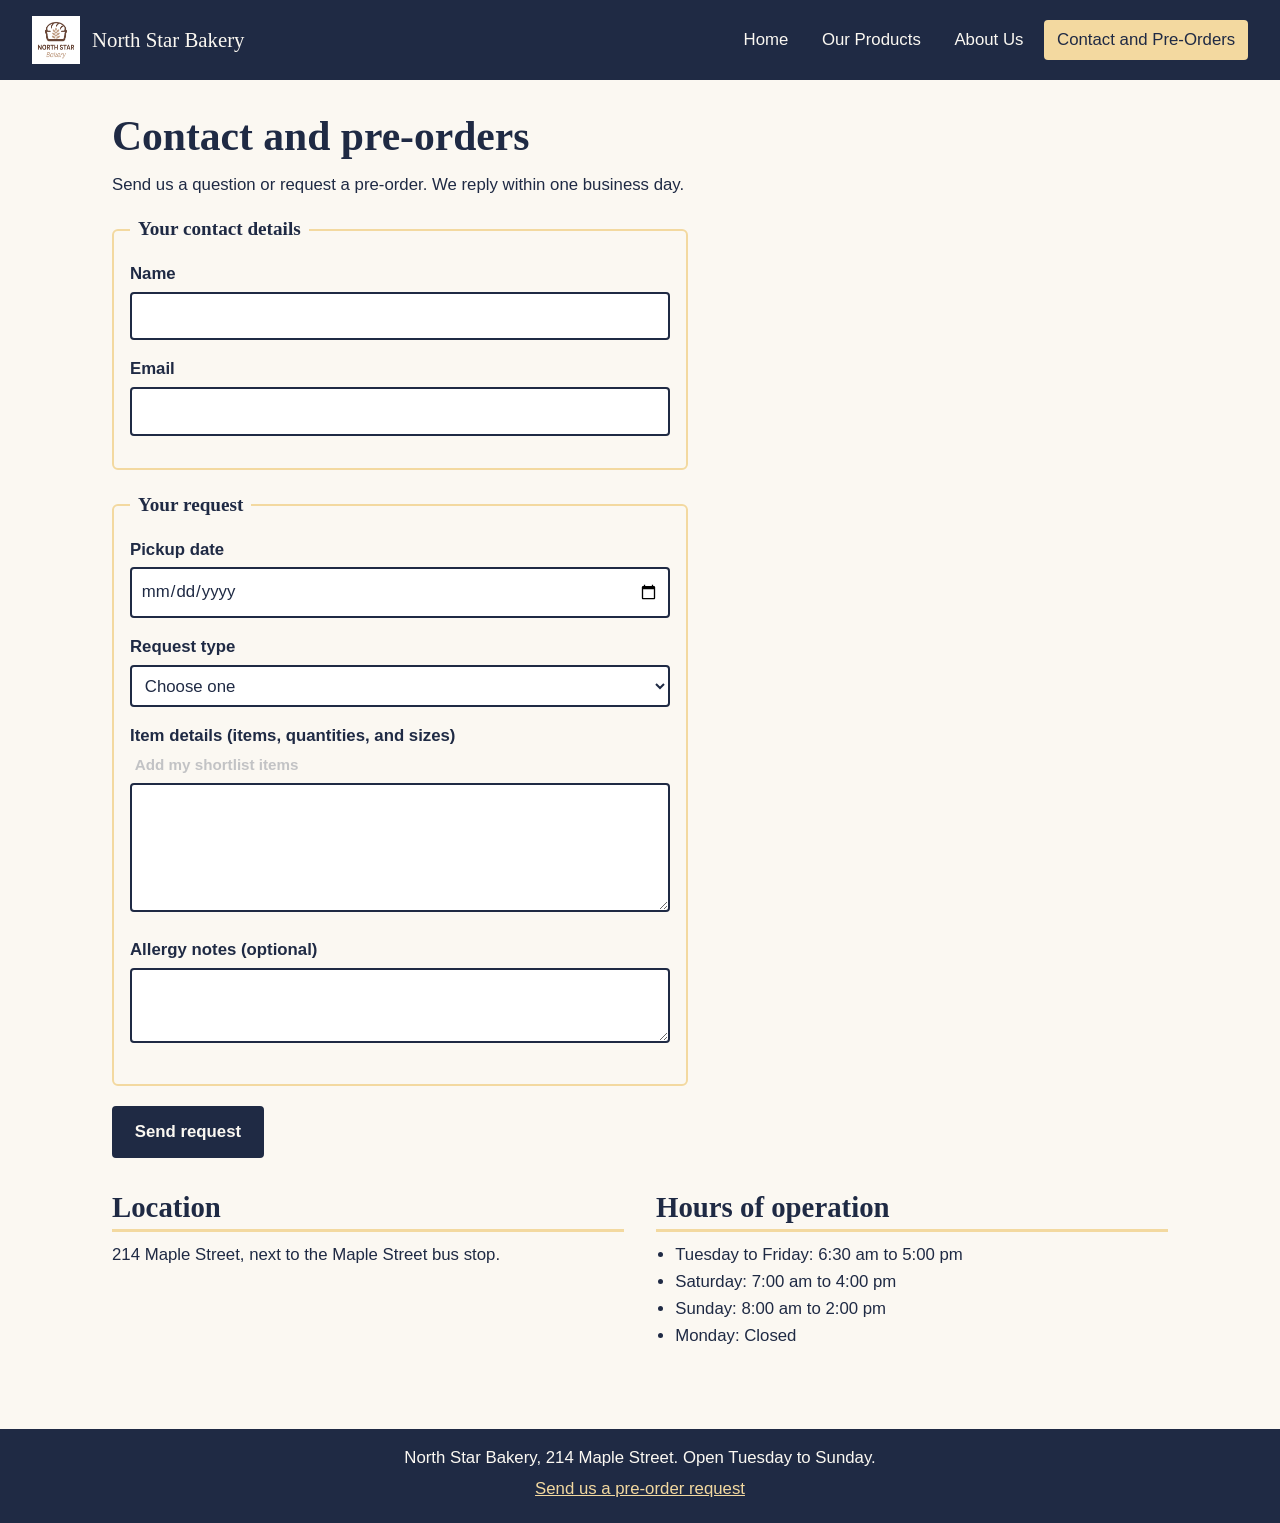
<file: contact.html>
<!DOCTYPE html>
<html lang="en">
<head>
  <meta charset="UTF-8">
  <meta name="viewport" content="width=device-width, initial-scale=1.0">
  <title>Contact and Pre-Orders | North Star Bakery</title>
  <link rel="stylesheet" href="styles.css">
  <script src="script.js" defer></script>
</head>
<body>
  <header>
    <div class="brand">
      <a href="index.html"><img src="images/bakery-logo_c.png" alt="North Star Bakery logo, a star above a loaf of bread" width="64" height="64"></a>
      <p>North Star Bakery</p>
    </div>
    <nav aria-label="Main navigation">
      <ul>
        <li><a href="index.html">Home</a></li>
        <li><a href="products.html">Our Products</a></li>
        <li><a href="about.html">About Us</a></li>
        <li><a href="contact.html" aria-current="page">Contact and Pre-Orders</a></li>
      </ul>
    </nav>
  </header>
  <main>
    <section>
      <h1>Contact and pre-orders</h1>
      <p>Send us a question or request a pre-order. We reply within one business day.</p>

      <form id="preorder-form" action="#" method="post" novalidate>
        <fieldset>
          <legend>Your contact details</legend>

          <p>
            <label for="name">Name</label><br>
            <input type="text" id="name" name="name" required minlength="2" maxlength="60" pattern="[A-Za-z .'\-]{2,60}" title="Use letters, spaces, periods, apostrophes, or hyphens only." autocomplete="name" aria-describedby="name-error">
            <span class="error-message" id="name-error" role="alert"></span>
          </p>

          <p>
            <label for="email">Email</label><br>
            <input type="email" id="email" name="email" required autocomplete="email" aria-describedby="email-error">
            <span class="error-message" id="email-error" role="alert"></span>
          </p>
        </fieldset>

        <fieldset>
          <legend>Your request</legend>

          <p>
            <label for="pickup">Pickup date</label><br>
            <input type="date" id="pickup" name="pickup" required aria-describedby="pickup-error">
            <span class="error-message" id="pickup-error" role="alert"></span>
          </p>

          <p>
            <label for="request-type">Request type</label><br>
            <select id="request-type" name="request-type" required aria-describedby="request-type-error">
              <option value="">Choose one</option>
              <option value="pre-order">Pre-order</option>
              <option value="question">General question</option>
            </select>
            <span class="error-message" id="request-type-error" role="alert"></span>
          </p>

          <p>
            <label for="details">Item details (items, quantities, and sizes)</label><br>
            <button type="button" id="add-shortlist-details" class="text-button">Add my shortlist items</button>
            <textarea id="details" name="details" rows="4" cols="40" required minlength="10" maxlength="500" aria-describedby="details-error shortlist-note"></textarea>
            <span class="error-message" id="details-error" role="alert"></span>
            <span id="shortlist-note" class="field-note" hidden>We filled this in from the shortlist you saved. Please check it and add any sizes or notes.</span>
          </p>

          <p>
            <label for="allergies">Allergy notes (optional)</label><br>
            <textarea id="allergies" name="allergies" rows="2" cols="40" maxlength="200"></textarea>
          </p>
        </fieldset>

        <p><button type="submit">Send request</button></p>
        <p id="form-success" class="form-success" role="status" hidden></p>
      </form>
    </section>

    <div class="split">
      <section>
        <h2>Location</h2>
        <p>214 Maple Street, next to the Maple Street bus stop.</p>
      </section>

      <section>
        <h2>Hours of operation</h2>
        <ul>
          <li>Tuesday to Friday: 6:30 am to 5:00 pm</li>
          <li>Saturday: 7:00 am to 4:00 pm</li>
          <li>Sunday: 8:00 am to 2:00 pm</li>
          <li>Monday: Closed</li>
        </ul>
      </section>
    </div>
  </main>
  <footer>
    <p>North Star Bakery, 214 Maple Street. Open Tuesday to Sunday.</p>
    <p><a href="contact.html">Send us a pre-order request</a></p>
  </footer>
</body>
</html>
</file>
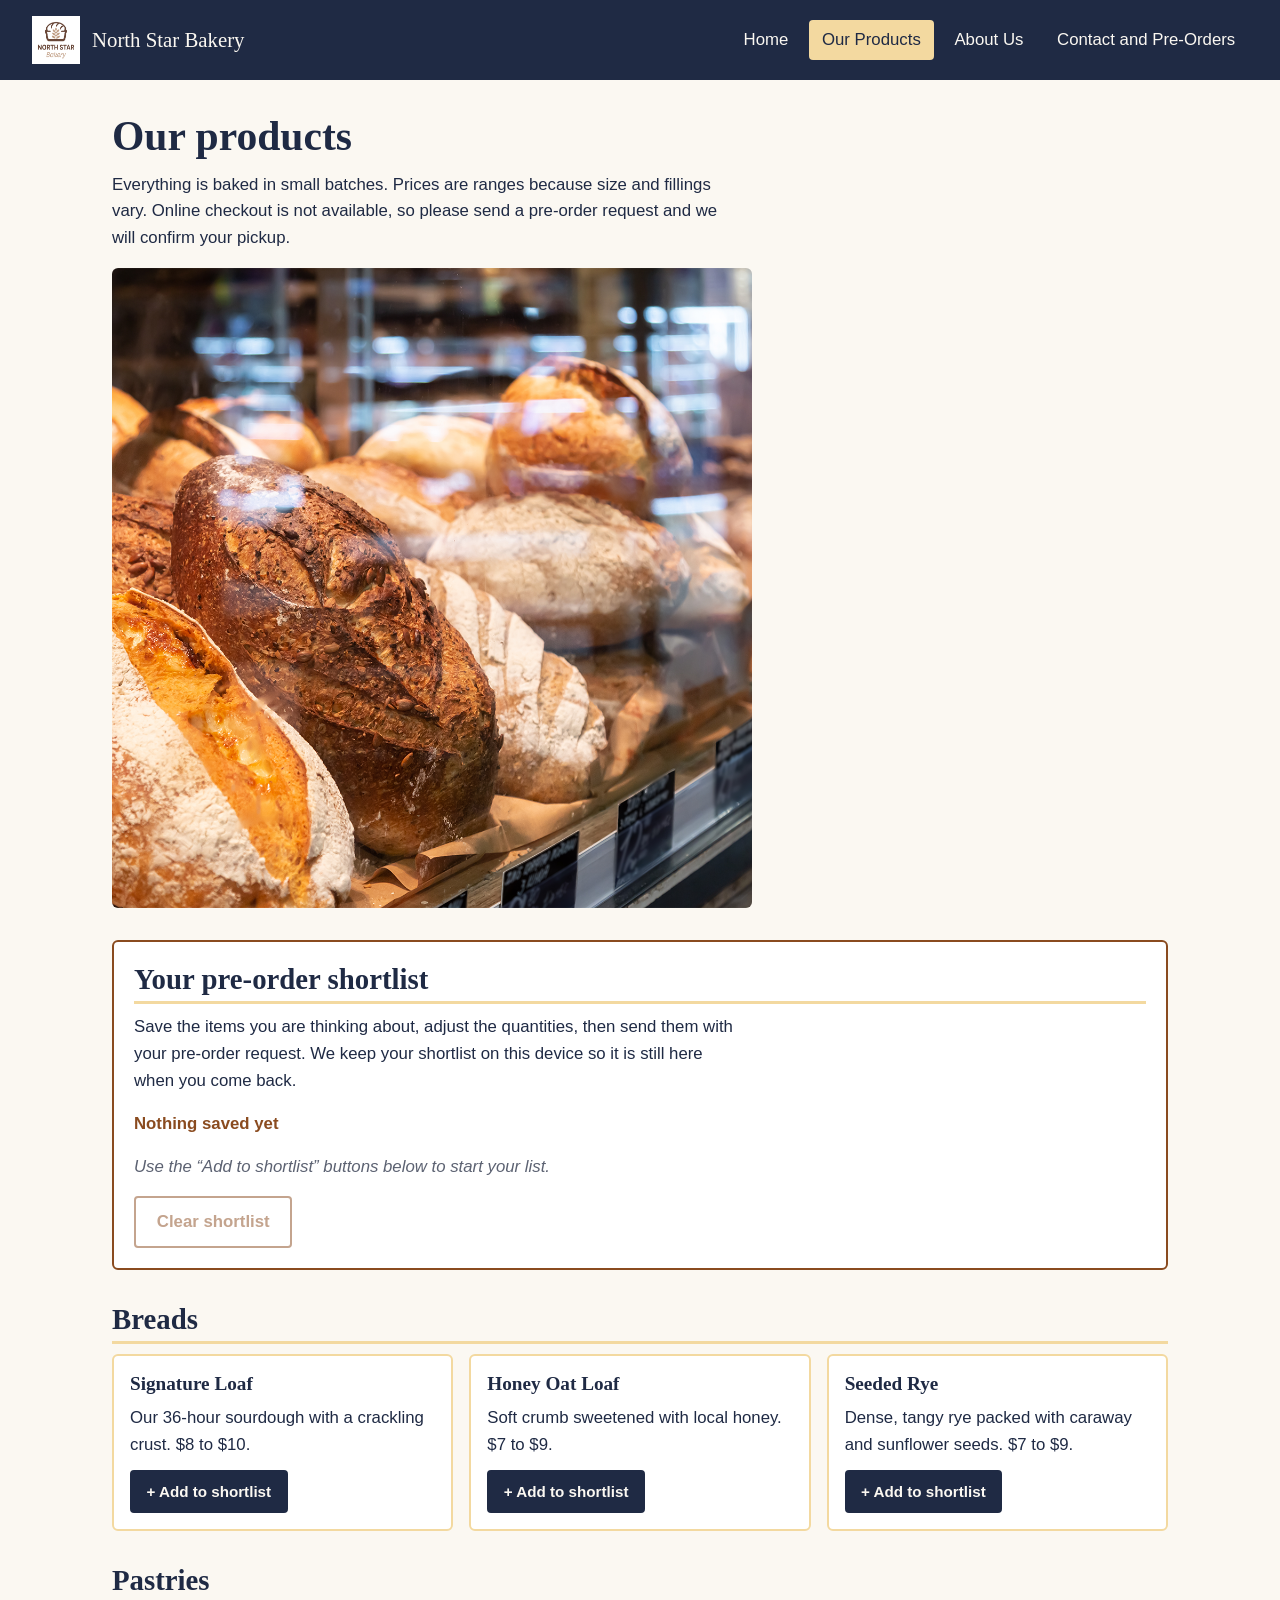
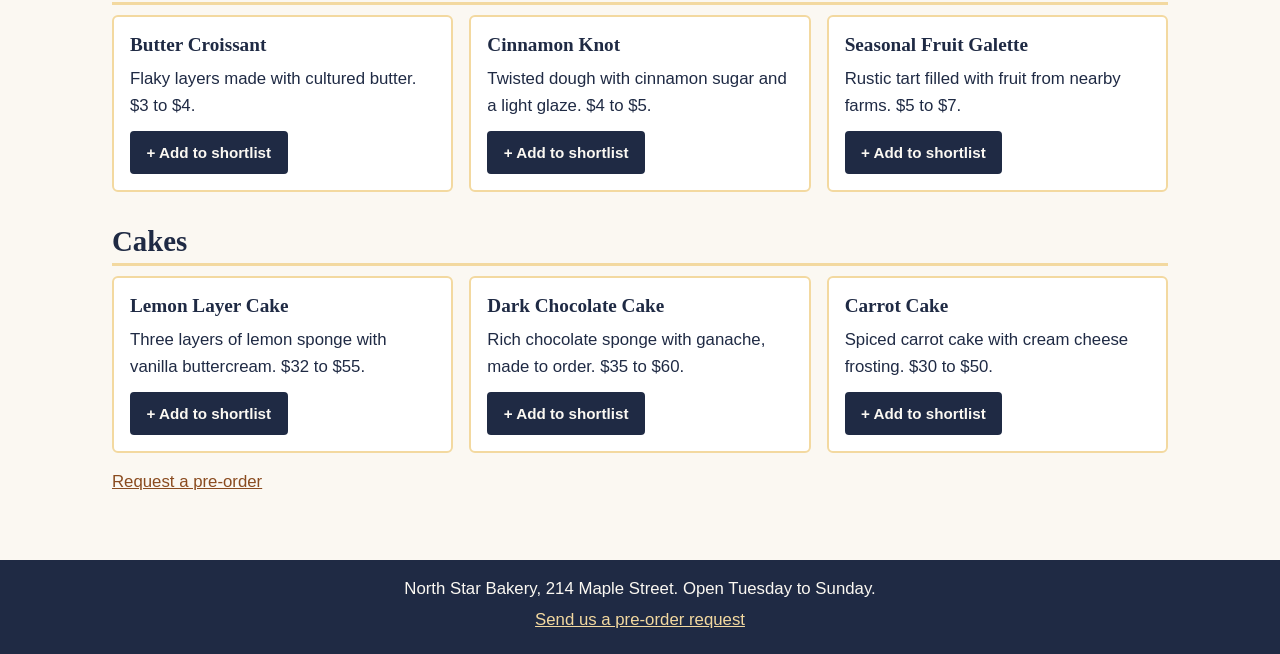
<file: products.html>
<!DOCTYPE html>
<html lang="en">
<head>
  <meta charset="UTF-8">
  <meta name="viewport" content="width=device-width, initial-scale=1.0">
  <title>Our Products | North Star Bakery</title>
  <link rel="stylesheet" href="styles.css">
  <script src="script.js" defer></script>
</head>
<body>
  <header>
    <div class="brand">
      <a href="index.html"><img src="images/bakery-logo_c.png" alt="North Star Bakery logo, a star above a loaf of bread" width="64" height="64"></a>
      <p>North Star Bakery</p>
    </div>
    <nav aria-label="Main navigation">
      <ul>
        <li><a href="index.html">Home</a></li>
        <li><a href="products.html" aria-current="page">Our Products</a></li>
        <li><a href="about.html">About Us</a></li>
        <li><a href="contact.html">Contact and Pre-Orders</a></li>
      </ul>
    </nav>
  </header>
  <main>
    <section>
      <h1>Our products</h1>
      <p>Everything is baked in small batches. Prices are ranges because size and fillings vary. Online checkout is not available, so please send a pre-order request and we will confirm your pickup.</p>
      <img src="images/bakery-bread_c.png" alt="Assorted fresh loaves stacked on a bakery shelf" width="640" height="400">
    </section>

    <section id="shortlist-panel" class="shortlist-panel" aria-labelledby="shortlist-heading">
      <h2 id="shortlist-heading">Your pre-order shortlist</h2>
      <p>Save the items you are thinking about, adjust the quantities, then send them with your pre-order request. We keep your shortlist on this device so it is still here when you come back.</p>
      <p id="shortlist-count" class="shortlist-count" role="status" aria-live="polite">Nothing saved yet</p>
      <ul id="shortlist-items" class="shortlist-items"></ul>
      <p id="shortlist-empty" class="shortlist-empty">Use the “Add to shortlist” buttons below to start your list.</p>
      <p class="shortlist-actions">
        <a id="shortlist-order-link" class="button-link" href="contact.html#details">Send these items in a pre-order request</a>
        <button type="button" id="clear-shortlist" class="secondary-button">Clear shortlist</button>
      </p>
    </section>

    <section>
      <h2>Breads</h2>
      <div class="cards">
        <article class="product-card" data-product-id="signature-loaf" data-product-name="Signature Loaf" data-product-price="$8 to $10" data-product-category="Breads">
          <h3>Signature Loaf</h3>
          <p>Our 36-hour sourdough with a crackling crust. $8 to $10.</p>
          <div class="product-controls"></div>
        </article>
        <article class="product-card" data-product-id="honey-oat-loaf" data-product-name="Honey Oat Loaf" data-product-price="$7 to $9" data-product-category="Breads">
          <h3>Honey Oat Loaf</h3>
          <p>Soft crumb sweetened with local honey. $7 to $9.</p>
          <div class="product-controls"></div>
        </article>
        <article class="product-card" data-product-id="seeded-rye" data-product-name="Seeded Rye" data-product-price="$7 to $9" data-product-category="Breads">
          <h3>Seeded Rye</h3>
          <p>Dense, tangy rye packed with caraway and sunflower seeds. $7 to $9.</p>
          <div class="product-controls"></div>
        </article>
      </div>
    </section>

    <section>
      <h2>Pastries</h2>
      <div class="cards">
        <article class="product-card" data-product-id="butter-croissant" data-product-name="Butter Croissant" data-product-price="$3 to $4" data-product-category="Pastries">
          <h3>Butter Croissant</h3>
          <p>Flaky layers made with cultured butter. $3 to $4.</p>
          <div class="product-controls"></div>
        </article>
        <article class="product-card" data-product-id="cinnamon-knot" data-product-name="Cinnamon Knot" data-product-price="$4 to $5" data-product-category="Pastries">
          <h3>Cinnamon Knot</h3>
          <p>Twisted dough with cinnamon sugar and a light glaze. $4 to $5.</p>
          <div class="product-controls"></div>
        </article>
        <article class="product-card" data-product-id="fruit-galette" data-product-name="Seasonal Fruit Galette" data-product-price="$5 to $7" data-product-category="Pastries">
          <h3>Seasonal Fruit Galette</h3>
          <p>Rustic tart filled with fruit from nearby farms. $5 to $7.</p>
          <div class="product-controls"></div>
        </article>
      </div>
    </section>

    <section>
      <h2>Cakes</h2>
      <div class="cards">
        <article class="product-card" data-product-id="lemon-layer-cake" data-product-name="Lemon Layer Cake" data-product-price="$32 to $55" data-product-category="Cakes">
          <h3>Lemon Layer Cake</h3>
          <p>Three layers of lemon sponge with vanilla buttercream. $32 to $55.</p>
          <div class="product-controls"></div>
        </article>
        <article class="product-card" data-product-id="dark-chocolate-cake" data-product-name="Dark Chocolate Cake" data-product-price="$35 to $60" data-product-category="Cakes">
          <h3>Dark Chocolate Cake</h3>
          <p>Rich chocolate sponge with ganache, made to order. $35 to $60.</p>
          <div class="product-controls"></div>
        </article>
        <article class="product-card" data-product-id="carrot-cake" data-product-name="Carrot Cake" data-product-price="$30 to $50" data-product-category="Cakes">
          <h3>Carrot Cake</h3>
          <p>Spiced carrot cake with cream cheese frosting. $30 to $50.</p>
          <div class="product-controls"></div>
        </article>
      </div>
      <p><a href="contact.html">Request a pre-order</a></p>
    </section>
  </main>
  <footer>
    <p>North Star Bakery, 214 Maple Street. Open Tuesday to Sunday.</p>
    <p><a href="contact.html">Send us a pre-order request</a></p>
  </footer>
</body>
</html>
</file>
<file: styles.css>
:root {
  --navy: #1f2a44;
  --butter: #f3d9a0;
  --flour: #fbf8f2;
  --crust: #8a4b1f;
  --heading-font: Georgia, "Times New Roman", serif;
  --body-font: "Segoe UI", Arial, sans-serif;
}

*,
*::before,
*::after {
  box-sizing: border-box;
}

[hidden] {
  display: none !important;
}

body {
  margin: 0;
  font-family: var(--body-font);
  font-size: 1.05rem;
  line-height: 1.6;
  color: var(--navy);
  background-color: var(--flour);
}

h1,
h2,
h3 {
  font-family: var(--heading-font);
  line-height: 1.2;
  margin: 0 0 0.6rem;
}

h1 {
  font-size: 2rem;
}

h2 {
  font-size: 1.5rem;
  border-bottom: 3px solid var(--butter);
  padding-bottom: 0.3rem;
}

h3 {
  font-size: 1.2rem;
}

p {
  margin: 0 0 1rem;
  max-width: 65ch;
}

ul {
  margin: 0 0 1rem;
  padding-left: 1.2rem;
}

a {
  color: var(--crust);
}

a:hover {
  color: var(--navy);
}

a:focus-visible,
button:focus-visible,
input:focus-visible,
select:focus-visible,
textarea:focus-visible {
  outline: 3px solid var(--crust);
  outline-offset: 2px;
}

img,
video {
  display: block;
  max-width: 100%;
  height: auto;
  border-radius: 6px;
  margin-bottom: 1rem;
}

audio {
  width: 100%;
  max-width: 28rem;
  margin-bottom: 1rem;
}

header {
  display: flex;
  flex-direction: column;
  gap: 0.75rem;
  padding: 1rem;
  background-color: var(--navy);
  color: var(--flour);
}

.brand {
  display: flex;
  align-items: center;
  gap: 0.75rem;
}

.brand img {
  width: 48px;
  height: 48px;
  margin: 0;
  border-radius: 0;
}

.brand p {
  margin: 0;
  font-family: var(--heading-font);
  font-size: 1.3rem;
}

nav ul {
  display: flex;
  flex-wrap: wrap;
  gap: 0.5rem;
  list-style: none;
  margin: 0;
  padding: 0;
}

nav a {
  display: block;
  padding: 0.4rem 0.8rem;
  border-radius: 4px;
  color: var(--flour);
  text-decoration: none;
}

nav a:hover,
nav a[aria-current="page"] {
  background-color: var(--butter);
  color: var(--navy);
}

main {
  max-width: 70rem;
  margin: 0 auto;
  padding: 1.25rem 1rem 2rem;
}

main section,
.split > section {
  margin-bottom: 2rem;
}

.hero {
  padding: 1.25rem;
  border-radius: 6px;
  background-color: var(--butter);
}

.hero h2 {
  border-bottom: none;
}

.cards {
  display: flex;
  flex-direction: column;
  gap: 1rem;
  margin-bottom: 1rem;
}

article {
  padding: 1rem;
  border: 2px solid var(--butter);
  border-radius: 6px;
  background-color: #fff;
}

article p {
  margin-bottom: 0;
}

figure {
  margin: 0 0 1.5rem;
}

figcaption {
  padding-top: 0.4rem;
  font-size: 0.95rem;
  font-style: italic;
}

.split {
  display: flex;
  flex-direction: column;
}

form {
  max-width: 36rem;
}

fieldset {
  margin: 0 0 1.25rem;
  padding: 1rem;
  border: 2px solid var(--butter);
  border-radius: 6px;
}

legend {
  padding: 0 0.5rem;
  font-family: var(--heading-font);
  font-size: 1.2rem;
  font-weight: 700;
}

label {
  font-weight: 600;
}

input,
select,
textarea {
  width: 100%;
  margin-top: 0.25rem;
  padding: 0.55rem;
  border: 2px solid var(--navy);
  border-radius: 4px;
  font: inherit;
  color: var(--navy);
  background-color: #fff;
}

button {
  padding: 0.65rem 1.3rem;
  border: 2px solid var(--navy);
  border-radius: 4px;
  font: inherit;
  font-weight: 600;
  color: var(--flour);
  background-color: var(--navy);
  cursor: pointer;
}

button:hover {
  border-color: var(--crust);
  background-color: var(--crust);
}

footer {
  padding: 1rem;
  text-align: center;
  color: var(--flour);
  background-color: var(--navy);
}

footer p {
  max-width: none;
  margin: 0 0 0.25rem;
}

footer a {
  color: var(--butter);
}

.shortlist-panel {
  padding: 1.25rem;
  border: 2px solid var(--crust);
  border-radius: 6px;
  background-color: #fff;
}

.shortlist-count {
  font-weight: 700;
  color: var(--crust);
}

.shortlist-items {
  list-style: none;
  margin: 0 0 0.75rem;
  padding: 0;
}

.shortlist-item {
  display: flex;
  flex-wrap: wrap;
  align-items: center;
  justify-content: space-between;
  gap: 0.5rem;
  padding: 0.4rem 0;
  border-bottom: 1px dashed var(--butter);
}

.shortlist-empty {
  font-style: italic;
  color: #5c6272;
}

.shortlist-actions {
  display: flex;
  flex-wrap: wrap;
  align-items: center;
  gap: 0.75rem;
  margin-bottom: 0;
}

.product-card {
  display: flex;
  flex-direction: column;
}

.product-controls {
  margin-top: auto;
  padding-top: 0.75rem;
}

.shortlist-button {
  padding: 0.45rem 0.9rem;
  font-size: 0.95rem;
}

.shortlist-button.is-saved {
  border-color: var(--crust);
  color: var(--flour);
  background-color: var(--crust);
}

.quantity-box {
  display: flex;
  flex-wrap: wrap;
  align-items: center;
  gap: 0.4rem;
  margin-top: 0.5rem;
}

.quantity-box label {
  font-size: 0.9rem;
}

.quantity-button {
  min-width: 2.2rem;
  padding: 0.25rem 0.5rem;
}

.quantity-input {
  width: 4rem;
  margin: 0;
  padding: 0.25rem;
  text-align: center;
}

.text-button {
  padding: 0.15rem 0.3rem;
  border: 0;
  border-radius: 3px;
  font-size: 0.95rem;
  font-weight: 600;
  color: var(--crust);
  background: none;
  text-decoration: underline;
}

.text-button:hover {
  color: var(--navy);
  background: none;
}

.text-button:disabled {
  color: #8b8f99;
  text-decoration: none;
}

.button-link {
  display: inline-block;
  padding: 0.65rem 1.3rem;
  border: 2px solid var(--navy);
  border-radius: 4px;
  font-weight: 600;
  color: var(--flour);
  background-color: var(--navy);
  text-decoration: none;
}

.button-link:hover {
  border-color: var(--crust);
  color: var(--flour);
  background-color: var(--crust);
}

.secondary-button {
  border-color: var(--crust);
  color: var(--crust);
  background-color: #fff;
}

.secondary-button:hover {
  border-color: var(--crust);
  color: var(--flour);
  background-color: var(--crust);
}

button:disabled {
  cursor: not-allowed;
  opacity: 0.5;
}

.field-note {
  display: block;
  margin-top: 0.35rem;
  font-size: 0.9rem;
  color: var(--crust);
}

.error-message {
  display: block;
  margin-top: 0.25rem;
  color: #b3261e;
  font-size: 0.9rem;
  font-weight: 600;
}

.error-message:empty {
  margin: 0;
}

input.is-invalid,
select.is-invalid,
textarea.is-invalid {
  border-color: #b3261e;
  background-color: #fff7f6;
}

.form-success {
  padding: 0.8rem 1rem;
  border: 2px solid #2f6b46;
  border-radius: 4px;
  color: #1e4d33;
  background-color: #eef7f0;
  font-weight: 600;
}

@media (min-width: 48em) {
  h1 {
    font-size: 2.6rem;
  }

  h2 {
    font-size: 1.8rem;
  }

  header {
    flex-direction: row;
    justify-content: space-between;
    align-items: center;
    padding: 1rem 2rem;
  }

  main {
    padding: 2rem;
  }

  .hero {
    padding: 2rem;
  }

  .cards {
    flex-direction: row;
  }

  .cards > article {
    flex: 1;
  }

  .split {
    flex-direction: row;
    gap: 2rem;
    align-items: flex-start;
  }

  .split > section {
    flex: 1;
  }
}
</file>
